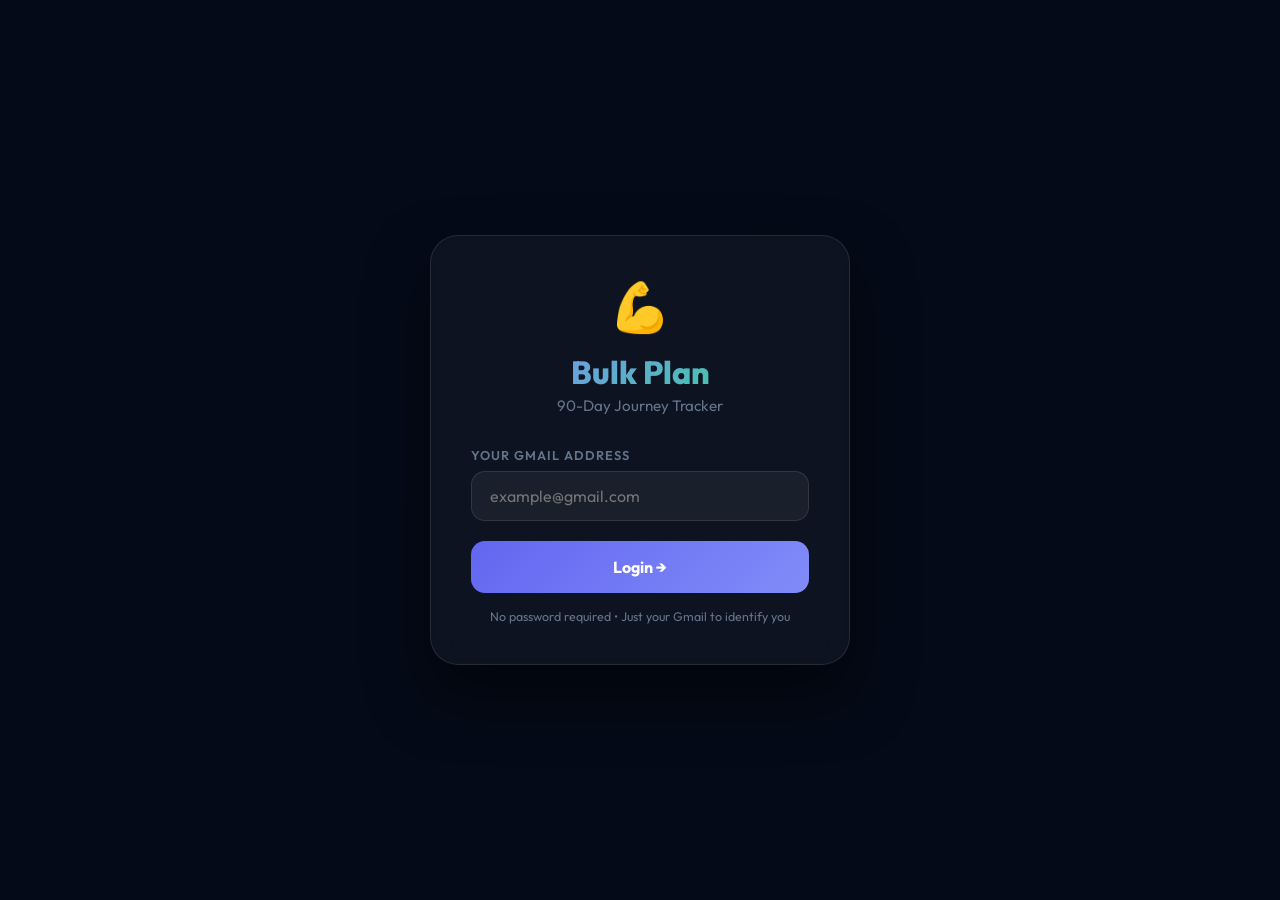
<file: index.html>
<!DOCTYPE html>
<html lang="en">
<head>
    <meta charset="UTF-8">
    <meta name="viewport" content="width=device-width, initial-scale=1.0">
    <title>Bulk Plan Tracker</title>
    <meta name="description" content="Track your 90-day bulk meal plan daily with progress tracking and countdown.">
    <link rel="stylesheet" href="style.css">
</head>
<body>

    <!-- ① LOGIN SCREEN -->
    <div id="login-overlay">
        <div class="login-card">
            <div class="login-logo">💪</div>
            <h1>Bulk Plan</h1>
            <p>90-Day Journey Tracker</p>
            <div class="input-group">
                <label for="email">Your Gmail Address</label>
                <input type="email" id="email" placeholder="example@gmail.com" autocomplete="email">
            </div>
            <p id="login-error" class="login-error"></p>
            <button class="login-btn" onclick="handleLogin()">Login →</button>
            <div class="login-hint">No password required • Just your Gmail to identify you</div>
        </div>
    </div>

    <!-- ② START SCREEN -->
    <div id="start-screen" class="fullscreen-center hidden">
        <div class="start-card">
            <div class="start-badge">🏋️</div>
            <h2>Ready to Begin?</h2>
            <p class="start-sub">Your 90-day bulk plan will start from today.<br>Click <strong>START</strong> to kick off your journey!</p>
            <div class="start-info-grid">
                <div class="start-info-item"><span class="start-info-icon">🔥</span><span class="start-info-label" id="start-kcal-label">2400–2600 kcal/day</span></div>
                <div class="start-info-item"><span class="start-info-icon">💪</span><span class="start-info-label" id="start-protein-label">~70g Protein/day</span></div>
                <div class="start-info-item"><span class="start-info-icon">📅</span><span class="start-info-label">90 Days Total</span></div>
                <div class="start-info-item"><span class="start-info-icon">🍽️</span><span class="start-info-label" id="start-meals-label">7 Meals/day</span></div>
            </div>
            <button class="start-btn" onclick="startPlan()">🚀 START BULK PLAN</button>
            <div class="login-hint" style="margin-top:1rem;">Logged in as: <span id="logged-email" style="color:#818cf8"></span></div>
        </div>
    </div>

    <!-- ③ MAIN APP (with tabs) -->
    <div id="main-app" class="hidden">

        <!-- Tab Navigation -->
        <nav class="tab-nav">
            <button class="tab-btn active" id="tab-home-btn" onclick="switchTab('home')">
                <span class="tab-icon">🏠</span>
                <span class="tab-label">Home</span>
            </button>
            <button class="tab-btn" id="tab-settings-btn" onclick="switchTab('settings')">
                <span class="tab-icon">⚙️</span>
                <span class="tab-label">Settings</span>
            </button>
        </nav>

        <!-- HOME TAB -->
        <div id="tab-home" class="tab-content active-tab">
            <div class="page-wrap">
                <header>
                    <div class="date-info" id="current-date">APRIL 23, 2026</div>
                    <div class="user-greeting" id="user-greeting">Hello, Champ 👋</div>
                    <h2>Daily Bulk Plan</h2>
                    <div class="countdown" id="days-left">Day 1 of 90 • 89 Days Remaining</div>
                </header>

                <div class="stats-bar">
                    <div class="stat-item">
                        <span class="stat-value" id="stat-kcal">2400–2600</span>
                        <span class="stat-label">Daily Kcal</span>
                    </div>
                    <div class="stat-item">
                        <span class="stat-value" id="stat-protein">~70g</span>
                        <span class="stat-label">Protein</span>
                    </div>
                    <div class="stat-item">
                        <span class="stat-value" id="progress-text">0/7</span>
                        <span class="stat-label">Meals Done</span>
                    </div>
                </div>

                <div class="instructions">
                    Tap <span class="tick-label">✓</span> when done &nbsp;|&nbsp; Tap <span class="cross-label">✗</span> if missed
                </div>

                <div class="meal-list" id="meal-container"></div>

                <div id="status-message">
                    <span class="status-icon" id="status-icon"></span>
                    <div class="status-title" id="status-title"></div>
                    <div class="status-desc" id="status-desc"></div>
                </div>

                <!-- Day Complete Banner (shown when all meals done today) -->
                <div id="day-complete-banner" class="day-complete-banner hidden">
                    <div class="dcb-stars">⭐⭐⭐</div>
                    <div class="dcb-title">Day Complete! 🎉</div>
                    <div class="dcb-sub" id="dcb-sub">You finished Day 1! Come back tomorrow to continue.</div>
                    <div class="dcb-next" id="dcb-next">➡ Next: Day 2</div>
                </div>

                <div class="reset-zone">
                    <button class="reset-btn" onclick="confirmReset()">🔄 Reset Plan</button>
                    <p class="reset-hint">Clears all progress and restarts the 90-day countdown.</p>
                </div>

                <footer class="app-footer" id="app-footer">3-Month Bulk Plan</footer>
            </div>
        </div>

        <!-- SETTINGS TAB -->
        <div id="tab-settings" class="tab-content">
            <div class="page-wrap">
                <div class="settings-header">
                    <h2>⚙️ Settings</h2>
                    <p>Customize your bulk plan targets and meals</p>
                </div>

                <!-- Profile -->
                <div class="settings-section">
                    <div class="settings-section-title">👤 Profile</div>
                    <div class="setting-row">
                        <label class="setting-label">Your Name</label>
                        <input type="text" id="setting-name" class="setting-input" placeholder="Enter your name">
                    </div>
                </div>

                <!-- Targets -->
                <div class="settings-section">
                    <div class="settings-section-title">🎯 Daily Targets</div>
                    <div class="setting-row">
                        <label class="setting-label">Calorie Target</label>
                        <input type="text" id="setting-kcal" class="setting-input" placeholder="e.g. 2400–2600">
                    </div>
                    <div class="setting-row">
                        <label class="setting-label">Protein Target</label>
                        <input type="text" id="setting-protein" class="setting-input" placeholder="e.g. ~70g">
                    </div>
                </div>

                <!-- Meal Editor -->
                <div class="settings-section">
                    <div class="settings-section-title">🍽️ Meal Plan
                        <button class="add-meal-btn" onclick="addMealField()">+ Add Meal</button>
                    </div>
                    <div id="meal-editor-list"></div>
                </div>

                <button class="save-settings-btn" onclick="saveSettings()">💾 Save Settings</button>
                <p id="settings-saved-msg" class="settings-saved-msg"></p>
            </div>
        </div>
    </div>

    <!-- Reset Confirm Modal -->
    <div id="reset-modal" class="modal-overlay hidden">
        <div class="modal-card">
            <div class="modal-icon">⚠️</div>
            <h3>Reset Bulk Plan?</h3>
            <p>This will delete <strong>all progress</strong> and restart the 90-day countdown from today.</p>
            <div class="modal-actions">
                <button class="modal-cancel" onclick="closeModal()">Cancel</button>
                <button class="modal-confirm" onclick="resetPlan()">Yes, Reset</button>
            </div>
        </div>
    </div>

    <!-- 90-Day Completion Celebration -->
    <div id="plan-complete-screen" class="plan-complete-screen hidden">
        <div class="confetti-wrap" id="confetti-wrap"></div>
        <div class="complete-card">
            <div class="complete-trophy">🏆</div>
            <h1 class="complete-title">GOOD JOB!</h1>
            <h2 class="complete-subtitle">WELL DONE!</h2>
            <p class="complete-msg" id="complete-msg">You completed the full 90-day Bulk Plan! You're an absolute beast! 💪🔥</p>
            <div class="complete-stars">⭐ ⭐ ⭐ ⭐ ⭐</div>
            <div class="complete-stats">
                <div class="cs-item"><span class="cs-val">90</span><span class="cs-lab">Days Done</span></div>
                <div class="cs-item"><span class="cs-val">630</span><span class="cs-lab">Meals Tracked</span></div>
                <div class="cs-item"><span class="cs-val">3</span><span class="cs-lab">Months Strong</span></div>
            </div>
            <button class="reset-btn" style="margin-top:2rem;" onclick="confirmReset()">🔄 Start New Plan</button>
        </div>
    </div>

    <script src="script.js"></script>
</body>
</html>
</file>
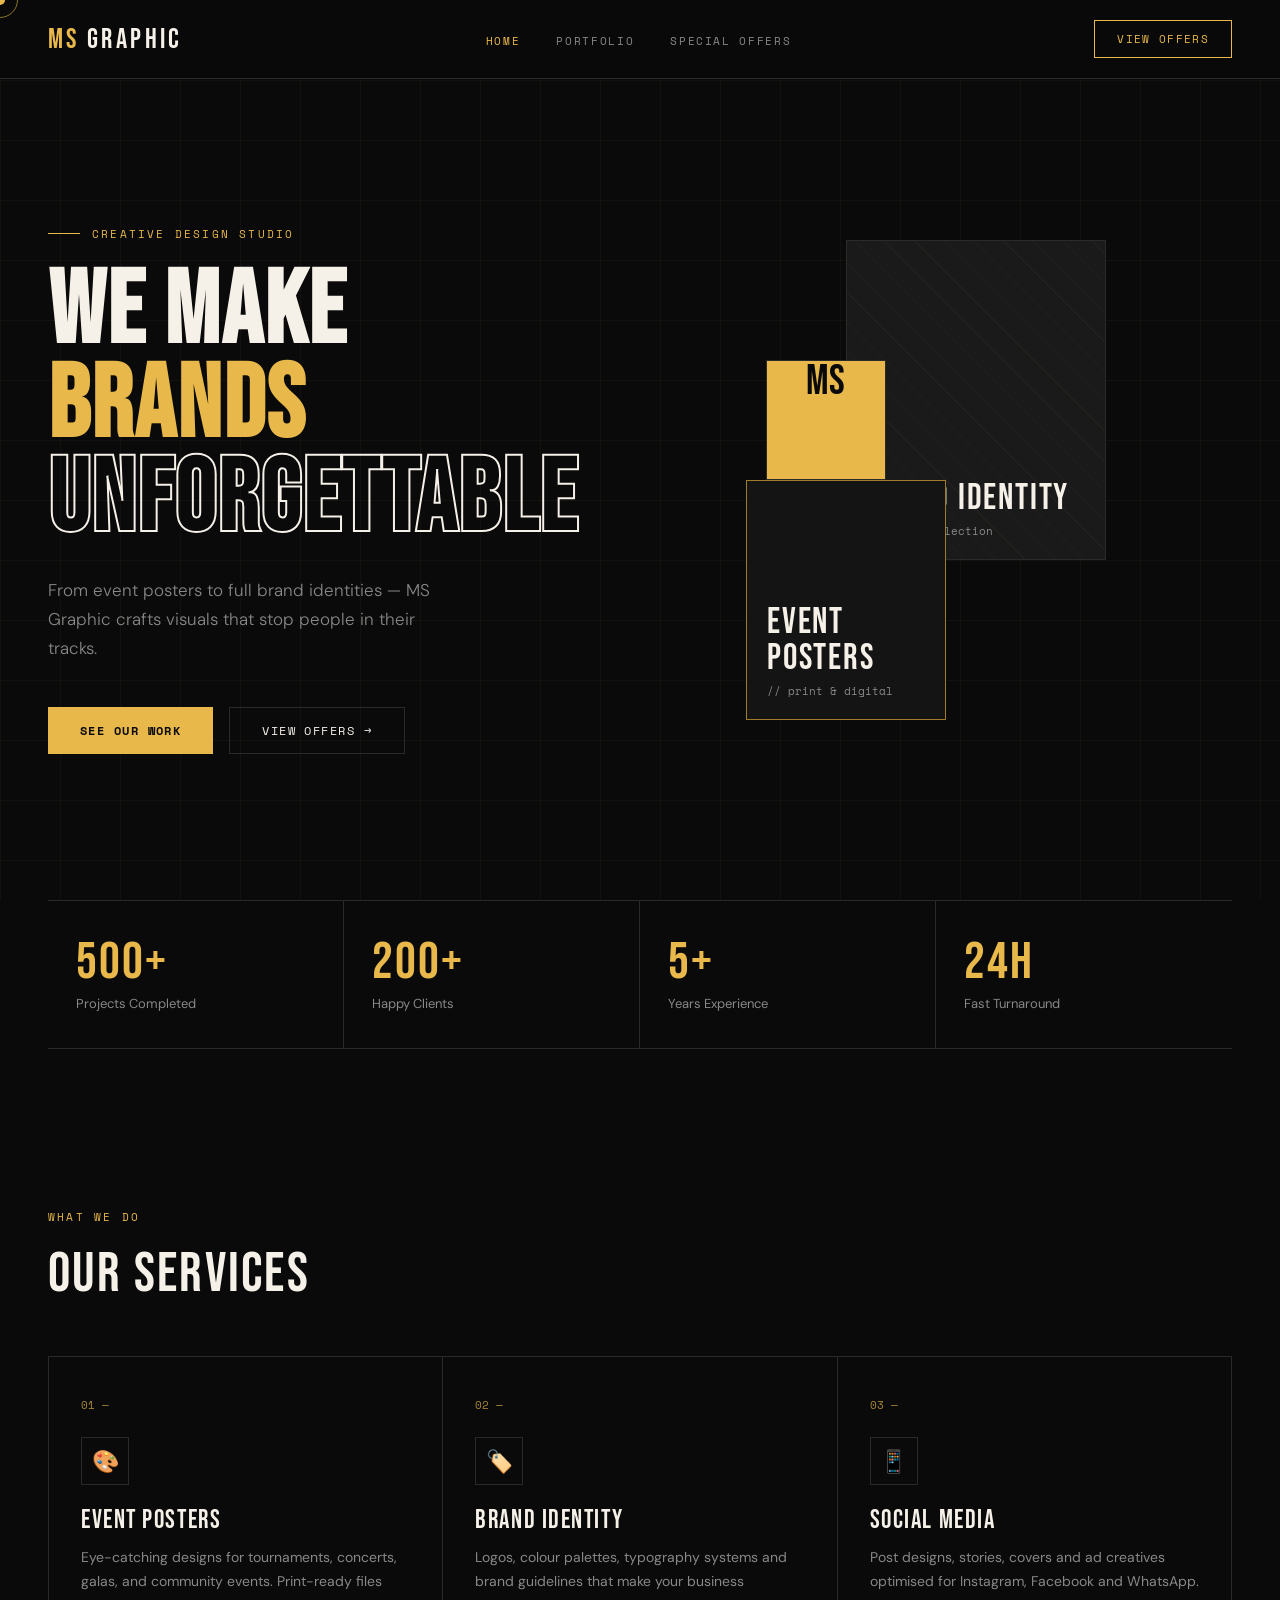
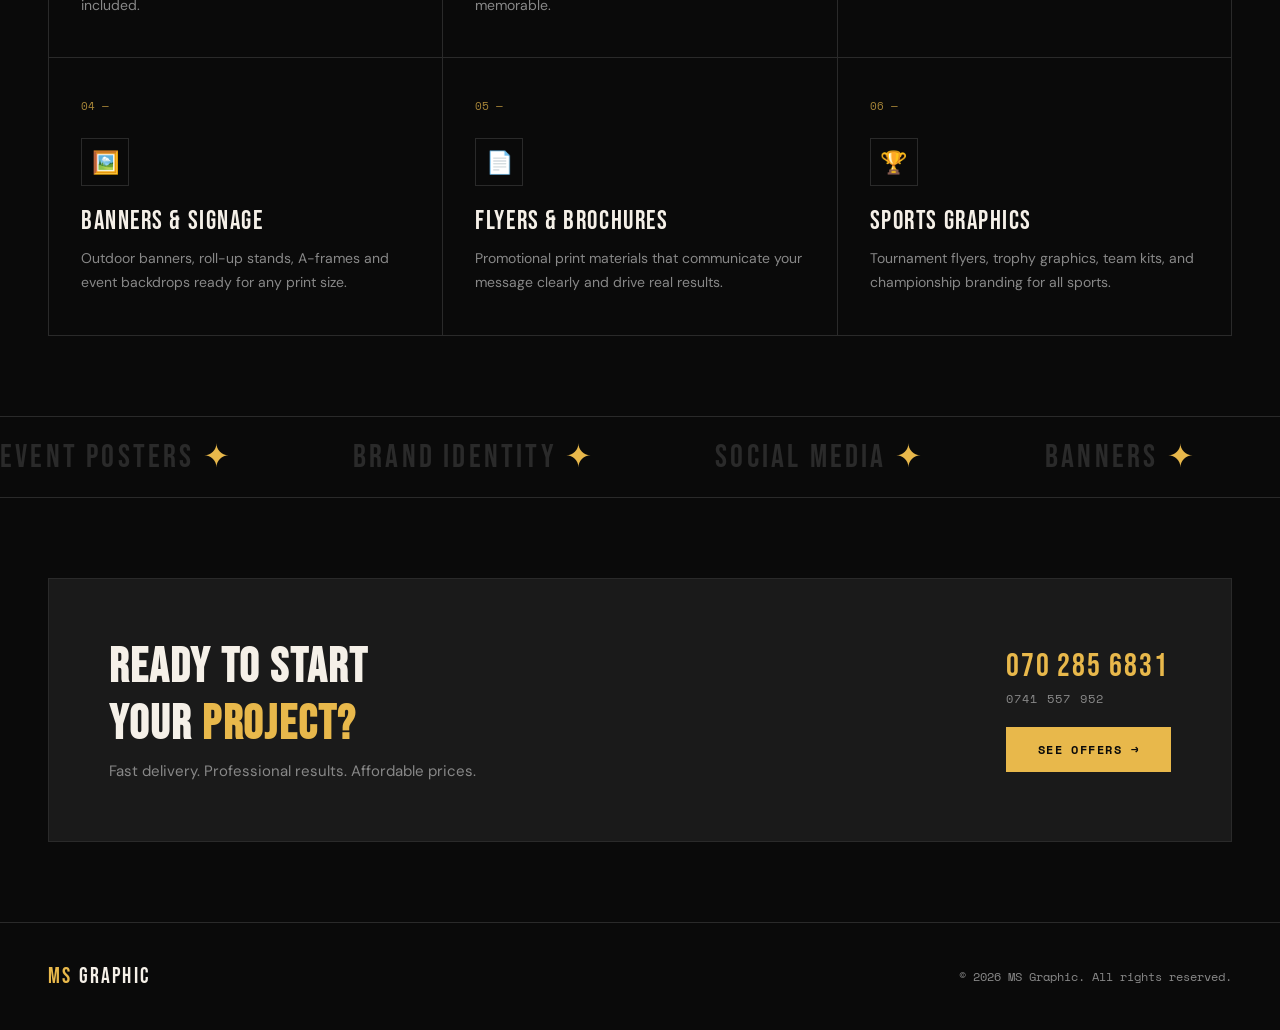
<file: ms_graphic_website.html>
<!DOCTYPE html>
<html lang="en">
<head>
<meta charset="UTF-8">
<meta name="viewport" content="width=device-width, initial-scale=1.0">
<title>MS GRAPHIC — Creative Design Studio</title>
<link rel="preconnect" href="https://fonts.googleapis.com">
<link href="https://fonts.googleapis.com/css2?family=Bebas+Neue&family=DM+Sans:ital,wght@0,300;0,400;0,500;1,300&family=Space+Mono:wght@400;700&display=swap" rel="stylesheet">
<style>
:root {
  --black: #0a0a0a;
  --white: #f5f0e8;
  --gold: #e8b84b;
  --gold-dim: #a07c28;
  --red: #d94f3d;
  --mid: #1a1a1a;
  --muted: #888;
  --border: #2a2a2a;
}

*, *::before, *::after { box-sizing: border-box; margin: 0; padding: 0; }

html { scroll-behavior: smooth; }

body {
  background: var(--black);
  color: var(--white);
  font-family: 'DM Sans', sans-serif;
  overflow-x: hidden;
  cursor: none;
}

/* Custom cursor */
.cursor {
  position: fixed;
  width: 10px; height: 10px;
  background: var(--gold);
  border-radius: 50%;
  pointer-events: none;
  z-index: 9999;
  transition: transform 0.1s;
  transform: translate(-50%, -50%);
}
.cursor-ring {
  position: fixed;
  width: 36px; height: 36px;
  border: 1px solid var(--gold);
  border-radius: 50%;
  pointer-events: none;
  z-index: 9998;
  transform: translate(-50%, -50%);
  transition: transform 0.18s ease, width 0.2s, height 0.2s, opacity 0.2s;
  opacity: 0.6;
}
body:has(a:hover) .cursor-ring,
body:has(button:hover) .cursor-ring { width: 52px; height: 52px; opacity: 1; }

/* ── NAV ── */
nav {
  position: fixed; top: 0; left: 0; right: 0; z-index: 100;
  display: flex; align-items: center; justify-content: space-between;
  padding: 20px 48px;
  background: rgba(10,10,10,0.85);
  backdrop-filter: blur(12px);
  border-bottom: 1px solid var(--border);
}

.nav-logo {
  font-family: 'Bebas Neue', cursive;
  font-size: 28px;
  letter-spacing: 0.12em;
  color: var(--white);
  text-decoration: none;
}
.nav-logo span { color: var(--gold); }

.nav-links { display: flex; gap: 36px; list-style: none; }
.nav-links a {
  font-family: 'Space Mono', monospace;
  font-size: 11px;
  letter-spacing: 0.15em;
  text-transform: uppercase;
  color: var(--muted);
  text-decoration: none;
  transition: color 0.2s;
  cursor: none;
}
.nav-links a:hover, .nav-links a.active { color: var(--gold); }

.nav-cta {
  font-family: 'Space Mono', monospace;
  font-size: 11px;
  letter-spacing: 0.12em;
  text-transform: uppercase;
  padding: 10px 22px;
  border: 1px solid var(--gold);
  color: var(--gold);
  background: transparent;
  cursor: none;
  transition: background 0.2s, color 0.2s;
}
.nav-cta:hover { background: var(--gold); color: var(--black); }

/* ── PAGES ── */
.page { display: none; min-height: 100vh; padding-top: 80px; }
.page.active { display: block; }

/* ═══════════════════════════════
   HOME PAGE
═══════════════════════════════ */
.hero {
  min-height: calc(100vh - 80px);
  display: grid;
  grid-template-columns: 1fr 1fr;
  align-items: center;
  padding: 0 48px;
  position: relative;
  overflow: hidden;
}

/* Animated grid bg */
.hero::before {
  content: '';
  position: absolute;
  inset: 0;
  background-image:
    linear-gradient(rgba(232,184,75,0.04) 1px, transparent 1px),
    linear-gradient(90deg, rgba(232,184,75,0.04) 1px, transparent 1px);
  background-size: 60px 60px;
  animation: gridMove 20s linear infinite;
}
@keyframes gridMove {
  from { background-position: 0 0; }
  to { background-position: 60px 60px; }
}

.hero-left { position: relative; z-index: 2; }

.hero-tag {
  font-family: 'Space Mono', monospace;
  font-size: 11px;
  letter-spacing: 0.2em;
  text-transform: uppercase;
  color: var(--gold);
  margin-bottom: 24px;
  display: flex; align-items: center; gap: 12px;
}
.hero-tag::before {
  content: '';
  width: 32px; height: 1px;
  background: var(--gold);
  display: inline-block;
}

.hero-title {
  font-family: 'Bebas Neue', cursive;
  font-size: clamp(72px, 8vw, 120px);
  line-height: 0.92;
  letter-spacing: 0.02em;
  color: var(--white);
  margin-bottom: 28px;
}
.hero-title .accent { color: var(--gold); }
.hero-title .outline {
  -webkit-text-stroke: 2px var(--white);
  color: transparent;
}

.hero-sub {
  font-size: 17px;
  font-weight: 300;
  color: var(--muted);
  line-height: 1.7;
  max-width: 420px;
  margin-bottom: 44px;
}

.hero-btns { display: flex; gap: 16px; flex-wrap: wrap; }

.btn-primary {
  font-family: 'Space Mono', monospace;
  font-size: 12px;
  letter-spacing: 0.12em;
  text-transform: uppercase;
  padding: 14px 32px;
  background: var(--gold);
  color: var(--black);
  border: none;
  cursor: none;
  font-weight: 700;
  transition: transform 0.15s, box-shadow 0.15s;
}
.btn-primary:hover { transform: translateY(-2px); box-shadow: 0 8px 30px rgba(232,184,75,0.35); }

.btn-secondary {
  font-family: 'Space Mono', monospace;
  font-size: 12px;
  letter-spacing: 0.12em;
  text-transform: uppercase;
  padding: 14px 32px;
  background: transparent;
  color: var(--white);
  border: 1px solid var(--border);
  cursor: none;
  transition: border-color 0.2s, color 0.2s;
}
.btn-secondary:hover { border-color: var(--white); }

/* Hero right — decorative design element */
.hero-right {
  position: relative; z-index: 2;
  display: flex; align-items: center; justify-content: center;
}

.design-showcase {
  position: relative;
  width: 420px; height: 500px;
}

.ds-card {
  position: absolute;
  border: 1px solid var(--border);
  overflow: hidden;
  transition: transform 0.3s;
}

.ds-card:nth-child(1) {
  width: 260px; height: 320px;
  top: 0; right: 40px;
  background: var(--mid);
  animation: float1 6s ease-in-out infinite;
}
.ds-card:nth-child(2) {
  width: 200px; height: 240px;
  bottom: 20px; left: 20px;
  background: #141414;
  animation: float2 7s ease-in-out infinite;
  border-color: var(--gold-dim);
}
.ds-card:nth-child(3) {
  width: 120px; height: 120px;
  top: 120px; left: 40px;
  background: var(--gold);
  animation: float3 5s ease-in-out infinite;
}

@keyframes float1 { 0%,100%{transform:translateY(0)} 50%{transform:translateY(-12px)} }
@keyframes float2 { 0%,100%{transform:translateY(0) rotate(-2deg)} 50%{transform:translateY(-8px) rotate(-2deg)} }
@keyframes float3 { 0%,100%{transform:translateY(0) rotate(4deg)} 50%{transform:translateY(-16px) rotate(4deg)} }

.ds-card:nth-child(1)::after {
  content: '';
  position: absolute; inset: 0;
  background: repeating-linear-gradient(
    45deg,
    transparent,
    transparent 20px,
    rgba(232,184,75,0.04) 20px,
    rgba(232,184,75,0.04) 21px
  );
}

.ds-inner { padding: 20px; width: 100%; height: 100%; display: flex; flex-direction: column; justify-content: flex-end; }
.ds-label {
  font-family: 'Bebas Neue', cursive;
  font-size: 36px;
  letter-spacing: 0.05em;
  color: var(--white);
  line-height: 1;
}
.ds-sub { font-size: 11px; color: var(--muted); margin-top: 6px; font-family: 'Space Mono', monospace; }

.ds-card:nth-child(3) .ds-inner { justify-content: center; align-items: center; }
.ds-card:nth-child(3) .ds-icon {
  font-size: 42px;
  color: var(--black);
  font-family: 'Bebas Neue', cursive;
  letter-spacing: 0.02em;
  text-align: center;
  line-height: 1;
}

/* Stats strip */
.stats-strip {
  display: grid;
  grid-template-columns: repeat(4, 1fr);
  border-top: 1px solid var(--border);
  border-bottom: 1px solid var(--border);
  margin: 0 48px 80px;
}
.stat {
  padding: 36px 28px;
  border-right: 1px solid var(--border);
  animation: fadeUp 0.6s ease both;
}
.stat:last-child { border-right: none; }
.stat-num {
  font-family: 'Bebas Neue', cursive;
  font-size: 52px;
  color: var(--gold);
  letter-spacing: 0.04em;
  line-height: 1;
}
.stat-label { font-size: 13px; color: var(--muted); margin-top: 6px; }

/* Services */
.section { padding: 80px 48px; }
.section-eyebrow {
  font-family: 'Space Mono', monospace;
  font-size: 11px;
  letter-spacing: 0.2em;
  text-transform: uppercase;
  color: var(--gold);
  margin-bottom: 16px;
}
.section-title {
  font-family: 'Bebas Neue', cursive;
  font-size: 56px;
  letter-spacing: 0.04em;
  color: var(--white);
  margin-bottom: 48px;
}

.services-grid {
  display: grid;
  grid-template-columns: repeat(3, 1fr);
  gap: 1px;
  background: var(--border);
  border: 1px solid var(--border);
}

.service-item {
  background: var(--black);
  padding: 40px 32px;
  transition: background 0.25s;
  cursor: none;
}
.service-item:hover { background: var(--mid); }

.service-num {
  font-family: 'Space Mono', monospace;
  font-size: 11px;
  color: var(--gold);
  margin-bottom: 24px;
  opacity: 0.7;
}
.service-icon {
  width: 48px; height: 48px;
  border: 1px solid var(--border);
  display: flex; align-items: center; justify-content: center;
  margin-bottom: 20px;
  font-size: 22px;
  transition: border-color 0.2s;
}
.service-item:hover .service-icon { border-color: var(--gold); }
.service-name {
  font-family: 'Bebas Neue', cursive;
  font-size: 26px;
  letter-spacing: 0.06em;
  color: var(--white);
  margin-bottom: 10px;
}
.service-desc { font-size: 14px; color: var(--muted); line-height: 1.7; }

/* Marquee */
.marquee-wrap {
  overflow: hidden;
  border-top: 1px solid var(--border);
  border-bottom: 1px solid var(--border);
  padding: 20px 0;
  margin-bottom: 80px;
}
.marquee-track {
  display: flex;
  gap: 60px;
  animation: marquee 18s linear infinite;
  white-space: nowrap;
}
.marquee-item {
  font-family: 'Bebas Neue', cursive;
  font-size: 32px;
  letter-spacing: 0.1em;
  color: var(--border);
  flex-shrink: 0;
}
.marquee-item span { color: var(--gold); margin-right: 60px; }
@keyframes marquee { from { transform: translateX(0); } to { transform: translateX(-50%); } }

/* ═══════════════════════════════
   PORTFOLIO PAGE
═══════════════════════════════ */
.portfolio-header {
  padding: 60px 48px 40px;
  border-bottom: 1px solid var(--border);
  display: flex;
  align-items: flex-end;
  justify-content: space-between;
}
.portfolio-header h1 {
  font-family: 'Bebas Neue', cursive;
  font-size: 72px;
  letter-spacing: 0.04em;
  line-height: 0.9;
}
.portfolio-header h1 span { color: var(--gold); }

.filter-bar {
  display: flex; gap: 4px;
}
.filter-btn {
  font-family: 'Space Mono', monospace;
  font-size: 10px;
  letter-spacing: 0.12em;
  text-transform: uppercase;
  padding: 8px 16px;
  background: transparent;
  color: var(--muted);
  border: 1px solid var(--border);
  cursor: none;
  transition: all 0.15s;
}
.filter-btn:hover, .filter-btn.active {
  background: var(--gold);
  color: var(--black);
  border-color: var(--gold);
  font-weight: 700;
}

/* Portfolio masonry grid */
.portfolio-grid {
  display: grid;
  grid-template-columns: repeat(3, 1fr);
  gap: 1px;
  background: var(--border);
  margin: 1px;
}

.port-item {
  background: var(--mid);
  aspect-ratio: 1;
  position: relative;
  overflow: hidden;
  cursor: none;
}

.port-item:nth-child(1) { aspect-ratio: 2/1; grid-column: span 2; }
.port-item:nth-child(5) { aspect-ratio: 2/1; grid-column: span 2; }
.port-item:nth-child(7) { aspect-ratio: 1/1.5; grid-row: span 2; }

.port-bg {
  position: absolute; inset: 0;
  transition: transform 0.5s ease;
}
.port-item:hover .port-bg { transform: scale(1.06); }

/* Unique color palettes per item */
.port-item:nth-child(1) .port-bg {
  background: linear-gradient(135deg, #0d1b2a 0%, #1a3a5c 50%, #0a0a0a 100%);
}
.port-item:nth-child(2) .port-bg {
  background: linear-gradient(135deg, #1a0a00 0%, #8b3a0f 100%);
}
.port-item:nth-child(3) .port-bg {
  background: linear-gradient(135deg, #0d0d1a 0%, #2d1f5e 100%);
}
.port-item:nth-child(4) .port-bg {
  background: linear-gradient(135deg, #0a1a0a 0%, #1a4a1a 100%);
}
.port-item:nth-child(5) .port-bg {
  background: linear-gradient(135deg, #1a1a00 0%, #5a4a0a 50%, #d4a017 100%);
}
.port-item:nth-child(6) .port-bg {
  background: linear-gradient(135deg, #1a0a0a 0%, #5a1010 100%);
}
.port-item:nth-child(7) .port-bg {
  background: linear-gradient(135deg, #0a0a1a 0%, #1a1a3a 50%, #0a0a0a 100%);
}
.port-item:nth-child(8) .port-bg {
  background: linear-gradient(135deg, #1a1010 0%, #3a2020 100%);
}
.port-item:nth-child(9) .port-bg {
  background: linear-gradient(135deg, #0a0a0a 0%, #2a2a2a 100%);
}

/* Decorative elements inside cards */
.port-deco {
  position: absolute; inset: 0;
  display: flex; align-items: center; justify-content: center;
  flex-direction: column;
  padding: 24px;
}

.port-shape {
  width: 80px; height: 80px;
  border: 2px solid rgba(255,255,255,0.15);
  margin-bottom: 16px;
  display: flex; align-items: center; justify-content: center;
  font-family: 'Bebas Neue', cursive;
  font-size: 28px;
  color: rgba(255,255,255,0.4);
  letter-spacing: 0.05em;
  position: relative;
}

.port-shape::before {
  content: '';
  position: absolute;
  width: 60%; height: 60%;
  background: rgba(232,184,75,0.1);
}

.port-overlay {
  position: absolute; inset: 0;
  background: rgba(0,0,0,0.7);
  display: flex; align-items: flex-end; padding: 24px;
  opacity: 0;
  transition: opacity 0.3s;
}
.port-item:hover .port-overlay { opacity: 1; }

.port-info { width: 100%; }
.port-cat {
  font-family: 'Space Mono', monospace;
  font-size: 10px;
  letter-spacing: 0.15em;
  text-transform: uppercase;
  color: var(--gold);
  margin-bottom: 6px;
}
.port-name {
  font-family: 'Bebas Neue', cursive;
  font-size: 24px;
  letter-spacing: 0.06em;
  color: var(--white);
}

/* Large decorative visuals */
.port-item:nth-child(1) .port-deco::before {
  content: 'EVENT POSTER';
  font-family: 'Bebas Neue', cursive;
  font-size: 64px;
  color: rgba(232,184,75,0.12);
  position: absolute;
  letter-spacing: 0.05em;
  white-space: nowrap;
}

.port-visual {
  width: 100%; height: 100%;
  display: flex; align-items: center; justify-content: center;
  font-family: 'Bebas Neue', cursive;
  letter-spacing: 0.05em;
  color: rgba(255,255,255,0.08);
  font-size: 52px;
  position: absolute;
}

/* ═══════════════════════════════
   OFFERS PAGE
═══════════════════════════════ */
.offers-hero {
  padding: 70px 48px 50px;
  text-align: center;
  position: relative;
  overflow: hidden;
}
.offers-hero::before {
  content: 'SALE';
  position: absolute;
  font-family: 'Bebas Neue', cursive;
  font-size: 400px;
  color: rgba(232,184,75,0.03);
  top: 50%; left: 50%;
  transform: translate(-50%,-50%);
  pointer-events: none;
  white-space: nowrap;
  letter-spacing: 0.05em;
}
.offers-eyebrow {
  font-family: 'Space Mono', monospace;
  font-size: 11px;
  letter-spacing: 0.25em;
  text-transform: uppercase;
  color: var(--red);
  margin-bottom: 16px;
  display: flex; align-items: center; justify-content: center; gap: 10px;
}
.pulse-dot {
  width: 8px; height: 8px;
  background: var(--red);
  border-radius: 50%;
  animation: pulse 1.4s ease-in-out infinite;
}
@keyframes pulse {
  0%,100% { box-shadow: 0 0 0 0 rgba(217,79,61,0.6); }
  50% { box-shadow: 0 0 0 8px rgba(217,79,61,0); }
}

.offers-title {
  font-family: 'Bebas Neue', cursive;
  font-size: clamp(48px, 7vw, 90px);
  letter-spacing: 0.04em;
  line-height: 0.95;
  margin-bottom: 20px;
}
.offers-title .red { color: var(--red); }

.offers-sub {
  font-size: 16px;
  color: var(--muted);
  max-width: 500px;
  margin: 0 auto 40px;
  line-height: 1.7;
}

/* Countdown */
.countdown-wrap {
  display: inline-flex; gap: 0;
  border: 1px solid var(--border);
  margin-bottom: 60px;
  overflow: hidden;
}
.cd-unit {
  padding: 20px 28px;
  border-right: 1px solid var(--border);
  text-align: center;
  min-width: 90px;
  background: var(--mid);
}
.cd-unit:last-child { border-right: none; }
.cd-num {
  font-family: 'Bebas Neue', cursive;
  font-size: 48px;
  color: var(--gold);
  line-height: 1;
  display: block;
}
.cd-label {
  font-family: 'Space Mono', monospace;
  font-size: 9px;
  letter-spacing: 0.18em;
  text-transform: uppercase;
  color: var(--muted);
  display: block;
  margin-top: 4px;
}

/* Offer cards */
.offers-grid {
  display: grid;
  grid-template-columns: repeat(3, 1fr);
  gap: 1px;
  background: var(--border);
  margin: 0 48px;
  border: 1px solid var(--border);
}

.offer-card {
  background: var(--black);
  padding: 40px 32px 36px;
  position: relative;
  transition: background 0.2s;
  cursor: none;
}
.offer-card:hover { background: #111; }

.offer-card.featured {
  background: var(--mid);
  border: 1px solid var(--gold-dim);
  margin: -1px;
}

.offer-badge {
  font-family: 'Space Mono', monospace;
  font-size: 9px;
  letter-spacing: 0.15em;
  text-transform: uppercase;
  padding: 5px 12px;
  display: inline-block;
  margin-bottom: 28px;
}
.badge-hot { background: var(--red); color: #fff; }
.badge-popular { background: var(--gold); color: var(--black); font-weight: 700; }
.badge-value { background: transparent; color: var(--muted); border: 1px solid var(--border); }

.offer-name {
  font-family: 'Bebas Neue', cursive;
  font-size: 32px;
  letter-spacing: 0.06em;
  color: var(--white);
  margin-bottom: 8px;
}

.offer-price-wrap { display: flex; align-items: baseline; gap: 10px; margin-bottom: 24px; }
.offer-old {
  font-size: 18px;
  color: var(--muted);
  text-decoration: line-through;
  font-weight: 300;
}
.offer-price {
  font-family: 'Bebas Neue', cursive;
  font-size: 52px;
  color: var(--gold);
  letter-spacing: 0.02em;
  line-height: 1;
}
.offer-currency { font-size: 22px; color: var(--gold); align-self: flex-start; margin-top: 10px; font-family: 'Bebas Neue', cursive; }
.offer-save {
  font-family: 'Space Mono', monospace;
  font-size: 10px;
  color: var(--red);
  letter-spacing: 0.1em;
}

.offer-features { list-style: none; margin-bottom: 32px; }
.offer-features li {
  font-size: 14px;
  color: var(--muted);
  padding: 9px 0;
  border-bottom: 1px solid var(--border);
  display: flex; align-items: center; gap: 10px;
  line-height: 1.5;
}
.offer-features li:last-child { border-bottom: none; }
.check {
  width: 16px; height: 16px;
  border: 1px solid var(--gold);
  display: inline-flex; align-items: center; justify-content: center;
  flex-shrink: 0;
  font-size: 9px;
  color: var(--gold);
}

.offer-btn {
  display: block; width: 100%;
  font-family: 'Space Mono', monospace;
  font-size: 11px;
  letter-spacing: 0.14em;
  text-transform: uppercase;
  padding: 14px;
  text-align: center;
  cursor: none;
  transition: all 0.2s;
  border: none;
}
.offer-btn-gold { background: var(--gold); color: var(--black); font-weight: 700; }
.offer-btn-gold:hover { box-shadow: 0 6px 24px rgba(232,184,75,0.4); transform: translateY(-1px); }
.offer-btn-outline { background: transparent; color: var(--white); border: 1px solid var(--border); }
.offer-btn-outline:hover { border-color: var(--white); }

/* guarantee strip */
.guarantee-strip {
  margin: 60px 48px 0;
  padding: 32px;
  border: 1px solid var(--border);
  display: flex; align-items: center; justify-content: space-between;
  gap: 24px;
  flex-wrap: wrap;
}
.guarantee-item {
  display: flex; align-items: center; gap: 14px;
}
.g-icon {
  font-size: 28px;
  width: 48px; height: 48px;
  border: 1px solid var(--border);
  display: flex; align-items: center; justify-content: center;
  flex-shrink: 0;
}
.g-label { font-family: 'Bebas Neue', cursive; font-size: 18px; letter-spacing: 0.06em; }
.g-sub { font-size: 12px; color: var(--muted); margin-top: 2px; }

/* Contact CTA */
.contact-cta {
  margin: 60px 48px 80px;
  padding: 60px;
  background: var(--mid);
  border: 1px solid var(--border);
  display: flex; align-items: center; justify-content: space-between;
  gap: 32px;
  flex-wrap: wrap;
}
.cta-text h2 {
  font-family: 'Bebas Neue', cursive;
  font-size: 48px;
  letter-spacing: 0.04em;
}
.cta-text h2 span { color: var(--gold); }
.cta-text p { font-size: 15px; color: var(--muted); margin-top: 8px; }
.cta-phone {
  font-family: 'Bebas Neue', cursive;
  font-size: 32px;
  letter-spacing: 0.06em;
  color: var(--gold);
}
.cta-phone-sub { font-size: 12px; color: var(--muted); text-align: right; font-family: 'Space Mono', monospace; letter-spacing: 0.1em; }

/* ── FOOTER ── */
footer {
  border-top: 1px solid var(--border);
  padding: 40px 48px;
  display: flex; align-items: center; justify-content: space-between;
  flex-wrap: wrap; gap: 16px;
}
.footer-logo { font-family: 'Bebas Neue', cursive; font-size: 22px; letter-spacing: 0.1em; }
.footer-logo span { color: var(--gold); }
.footer-copy { font-size: 12px; color: var(--muted); font-family: 'Space Mono', monospace; }

/* Animations */
@keyframes fadeUp {
  from { opacity: 0; transform: translateY(20px); }
  to { opacity: 1; transform: translateY(0); }
}

.fade-up { animation: fadeUp 0.6s ease both; }
.fade-up:nth-child(2) { animation-delay: 0.1s; }
.fade-up:nth-child(3) { animation-delay: 0.2s; }
.fade-up:nth-child(4) { animation-delay: 0.3s; }

/* Scrollbar */
::-webkit-scrollbar { width: 4px; }
::-webkit-scrollbar-track { background: var(--black); }
::-webkit-scrollbar-thumb { background: var(--border); }
::-webkit-scrollbar-thumb:hover { background: var(--gold-dim); }
</style>
</head>
<body>

<div class="cursor" id="cursor"></div>
<div class="cursor-ring" id="cursorRing"></div>

<!-- NAV -->
<nav>
  <a class="nav-logo" href="#" onclick="showPage('home')"><span>MS</span> GRAPHIC</a>
  <ul class="nav-links">
    <li><a href="#" onclick="showPage('home')" id="nav-home" class="active">Home</a></li>
    <li><a href="#" onclick="showPage('portfolio')" id="nav-portfolio">Portfolio</a></li>
    <li><a href="#" onclick="showPage('offers')" id="nav-offers">Special Offers</a></li>
  </ul>
  <button class="nav-cta" onclick="showPage('offers')">View Offers</button>
</nav>

<!-- ══════════ HOME PAGE ══════════ -->
<div id="page-home" class="page active">
  <section class="hero">
    <div class="hero-left">
      <div class="hero-tag">Creative Design Studio</div>
      <h1 class="hero-title">
        We Make<br>
        <span class="accent">Brands</span><br>
        <span class="outline">Unforgettable</span>
      </h1>
      <p class="hero-sub">From event posters to full brand identities — MS Graphic crafts visuals that stop people in their tracks.</p>
      <div class="hero-btns">
        <button class="btn-primary" onclick="showPage('portfolio')">See Our Work</button>
        <button class="btn-secondary" onclick="showPage('offers')">View Offers →</button>
      </div>
    </div>
    <div class="hero-right">
      <div class="design-showcase">
        <div class="ds-card">
          <div class="ds-inner">
            <div class="ds-label">Brand Identity</div>
            <div class="ds-sub">// 2026 collection</div>
          </div>
        </div>
        <div class="ds-card">
          <div class="ds-inner">
            <div class="ds-label">Event Posters</div>
            <div class="ds-sub">// print & digital</div>
          </div>
        </div>
        <div class="ds-card">
          <div class="ds-icon">MS</div>
        </div>
      </div>
    </div>
  </section>

  <!-- Stats -->
  <div class="stats-strip">
    <div class="stat fade-up">
      <div class="stat-num">500+</div>
      <div class="stat-label">Projects Completed</div>
    </div>
    <div class="stat fade-up">
      <div class="stat-num">200+</div>
      <div class="stat-label">Happy Clients</div>
    </div>
    <div class="stat fade-up">
      <div class="stat-num">5+</div>
      <div class="stat-label">Years Experience</div>
    </div>
    <div class="stat fade-up">
      <div class="stat-num">24H</div>
      <div class="stat-label">Fast Turnaround</div>
    </div>
  </div>

  <!-- Services -->
  <section class="section">
    <div class="section-eyebrow">What We Do</div>
    <div class="section-title">Our Services</div>
    <div class="services-grid">
      <div class="service-item">
        <div class="service-num">01 —</div>
        <div class="service-icon">🎨</div>
        <div class="service-name">Event Posters</div>
        <div class="service-desc">Eye-catching designs for tournaments, concerts, galas, and community events. Print-ready files included.</div>
      </div>
      <div class="service-item">
        <div class="service-num">02 —</div>
        <div class="service-icon">🏷️</div>
        <div class="service-name">Brand Identity</div>
        <div class="service-desc">Logos, colour palettes, typography systems and brand guidelines that make your business memorable.</div>
      </div>
      <div class="service-item">
        <div class="service-num">03 —</div>
        <div class="service-icon">📱</div>
        <div class="service-name">Social Media</div>
        <div class="service-desc">Post designs, stories, covers and ad creatives optimised for Instagram, Facebook and WhatsApp.</div>
      </div>
      <div class="service-item">
        <div class="service-num">04 —</div>
        <div class="service-icon">🖼️</div>
        <div class="service-name">Banners & Signage</div>
        <div class="service-desc">Outdoor banners, roll-up stands, A-frames and event backdrops ready for any print size.</div>
      </div>
      <div class="service-item">
        <div class="service-num">05 —</div>
        <div class="service-icon">📄</div>
        <div class="service-name">Flyers & Brochures</div>
        <div class="service-desc">Promotional print materials that communicate your message clearly and drive real results.</div>
      </div>
      <div class="service-item">
        <div class="service-num">06 —</div>
        <div class="service-icon">🏆</div>
        <div class="service-name">Sports Graphics</div>
        <div class="service-desc">Tournament flyers, trophy graphics, team kits, and championship branding for all sports.</div>
      </div>
    </div>
  </section>

  <!-- Marquee -->
  <div class="marquee-wrap">
    <div class="marquee-track">
      <span class="marquee-item">Event Posters <span>✦</span></span>
      <span class="marquee-item">Brand Identity <span>✦</span></span>
      <span class="marquee-item">Social Media <span>✦</span></span>
      <span class="marquee-item">Banners <span>✦</span></span>
      <span class="marquee-item">Sports Graphics <span>✦</span></span>
      <span class="marquee-item">Logo Design <span>✦</span></span>
      <span class="marquee-item">Print Materials <span>✦</span></span>
      <span class="marquee-item">Event Posters <span>✦</span></span>
      <span class="marquee-item">Brand Identity <span>✦</span></span>
      <span class="marquee-item">Social Media <span>✦</span></span>
      <span class="marquee-item">Banners <span>✦</span></span>
      <span class="marquee-item">Sports Graphics <span>✦</span></span>
      <span class="marquee-item">Logo Design <span>✦</span></span>
      <span class="marquee-item">Print Materials <span>✦</span></span>
    </div>
  </div>

  <!-- CTA -->
  <div class="contact-cta" style="margin: 0 48px 80px;">
    <div class="cta-text">
      <h2>Ready to Start<br>Your <span>Project?</span></h2>
      <p>Fast delivery. Professional results. Affordable prices.</p>
    </div>
    <div>
      <div class="cta-phone">070 285 6831</div>
      <div class="cta-phone-sub" style="text-align:left; margin-top:4px;">0741 557 952</div>
      <button class="btn-primary" style="margin-top:20px; width:100%;" onclick="showPage('offers')">See Offers →</button>
    </div>
  </div>

  <footer>
    <div class="footer-logo"><span>MS</span> GRAPHIC</div>
    <div class="footer-copy">© 2026 MS Graphic. All rights reserved.</div>
  </footer>
</div>

<!-- ══════════ PORTFOLIO PAGE ══════════ -->
<div id="page-portfolio" class="page">
  <div class="portfolio-header">
    <h1>Our<br><span>Work</span></h1>
    <div class="filter-bar">
      <button class="filter-btn active" onclick="filterPort(this,'all')">All</button>
      <button class="filter-btn" onclick="filterPort(this,'poster')">Posters</button>
      <button class="filter-btn" onclick="filterPort(this,'brand')">Branding</button>
      <button class="filter-btn" onclick="filterPort(this,'social')">Social</button>
      <button class="filter-btn" onclick="filterPort(this,'sports')">Sports</button>
    </div>
  </div>

  <div class="portfolio-grid" id="portfolio-grid">
    <div class="port-item" data-cat="sports poster">
      <div class="port-bg"></div>
      <div class="port-deco">
        <div class="port-shape" style="width:120px;height:120px;border-radius:50%;">CK</div>
        <div style="font-family:'Bebas Neue',cursive;font-size:28px;color:rgba(255,255,255,0.25);letter-spacing:0.06em;">CRICKET TOURNAMENT</div>
      </div>
      <div class="port-overlay">
        <div class="port-info">
          <div class="port-cat">Sports / Poster</div>
          <div class="port-name">Cricket Tournament 2026</div>
        </div>
      </div>
    </div>
    <div class="port-item" data-cat="brand">
      <div class="port-bg"></div>
      <div class="port-deco">
        <div class="port-shape" style="border-radius:0;transform:rotate(45deg);border-color:rgba(217,79,61,0.4);">
          <span style="transform:rotate(-45deg)">BX</span>
        </div>
      </div>
      <div class="port-overlay">
        <div class="port-info">
          <div class="port-cat">Brand Identity</div>
          <div class="port-name">Boxing Club Rebrand</div>
        </div>
      </div>
    </div>
    <div class="port-item" data-cat="social">
      <div class="port-bg"></div>
      <div class="port-deco">
        <div style="font-family:'Bebas Neue',cursive;font-size:52px;color:rgba(255,255,255,0.15);line-height:1;">SOCIAL<br>POST</div>
      </div>
      <div class="port-overlay">
        <div class="port-info">
          <div class="port-cat">Social Media</div>
          <div class="port-name">Promotional Campaign</div>
        </div>
      </div>
    </div>
    <div class="port-item" data-cat="poster">
      <div class="port-bg"></div>
      <div class="port-deco">
        <div class="port-shape" style="width:100px;height:140px;">EV</div>
      </div>
      <div class="port-overlay">
        <div class="port-info">
          <div class="port-cat">Event Poster</div>
          <div class="port-name">Music Night Flyer</div>
        </div>
      </div>
    </div>
    <div class="port-item" data-cat="brand poster">
      <div class="port-bg"></div>
      <div class="port-deco">
        <div style="font-family:'Bebas Neue',cursive;font-size:68px;color:rgba(232,184,75,0.15);text-align:center;line-height:1;">BRAND<br>GOLD</div>
      </div>
      <div class="port-overlay">
        <div class="port-info">
          <div class="port-cat">Branding / Print</div>
          <div class="port-name">Luxury Brand Launch</div>
        </div>
      </div>
    </div>
    <div class="port-item" data-cat="social">
      <div class="port-bg"></div>
      <div class="port-deco">
        <div class="port-shape" style="border-radius:4px;width:90px;height:90px;border-color:rgba(217,79,61,0.4);">SM</div>
      </div>
      <div class="port-overlay">
        <div class="port-info">
          <div class="port-cat">Social Media</div>
          <div class="port-name">Restaurant Promotions</div>
        </div>
      </div>
    </div>
    <div class="port-item" data-cat="brand">
      <div class="port-bg"></div>
      <div class="port-deco">
        <div style="font-family:'Bebas Neue',cursive;font-size:36px;color:rgba(255,255,255,0.12);text-align:center;">LOGO<br>DESIGN<br>IDENTITY</div>
      </div>
      <div class="port-overlay">
        <div class="port-info">
          <div class="port-cat">Brand Identity</div>
          <div class="port-name">Startup Logo Suite</div>
        </div>
      </div>
    </div>
    <div class="port-item" data-cat="sports">
      <div class="port-bg"></div>
      <div class="port-deco">
        <div class="port-shape" style="border-radius:50%;width:80px;height:80px;">⚽</div>
      </div>
      <div class="port-overlay">
        <div class="port-info">
          <div class="port-cat">Sports</div>
          <div class="port-name">Football League Card</div>
        </div>
      </div>
    </div>
    <div class="port-item" data-cat="poster">
      <div class="port-bg"></div>
      <div class="port-deco">
        <div style="font-family:'Bebas Neue',cursive;font-size:44px;color:rgba(255,255,255,0.1);">EVENT<br>NIGHT</div>
      </div>
      <div class="port-overlay">
        <div class="port-info">
          <div class="port-cat">Event Poster</div>
          <div class="port-name">Cultural Night 2025</div>
        </div>
      </div>
    </div>
  </div>

  <div style="padding: 48px; text-align:center; border-top: 1px solid var(--border); margin-top:1px;">
    <p style="font-size:14px;color:var(--muted);margin-bottom:20px;">Like what you see? Let's create something amazing together.</p>
    <button class="btn-primary" onclick="showPage('offers')">View Packages & Pricing →</button>
  </div>

  <footer>
    <div class="footer-logo"><span>MS</span> GRAPHIC</div>
    <div class="footer-copy">© 2026 MS Graphic. All rights reserved.</div>
  </footer>
</div>

<!-- ══════════ OFFERS PAGE ══════════ -->
<div id="page-offers" class="page">
  <div class="offers-hero">
    <div class="offers-eyebrow"><span class="pulse-dot"></span> Limited Time — Ends Soon</div>
    <h1 class="offers-title">Special<br><span class="red">Offer</span><br>Packages</h1>
    <p class="offers-sub">Professional graphic design at unbeatable prices. Pick your package and get your project started today.</p>

    <div class="countdown-wrap">
      <div class="cd-unit">
        <span class="cd-num" id="cd-days">07</span>
        <span class="cd-label">Days</span>
      </div>
      <div class="cd-unit">
        <span class="cd-num" id="cd-hours">14</span>
        <span class="cd-label">Hours</span>
      </div>
      <div class="cd-unit">
        <span class="cd-num" id="cd-mins">32</span>
        <span class="cd-label">Mins</span>
      </div>
      <div class="cd-unit">
        <span class="cd-num" id="cd-secs">00</span>
        <span class="cd-label">Secs</span>
      </div>
    </div>
  </div>

  <div class="offers-grid">
    <!-- Basic -->
    <div class="offer-card">
      <div class="offer-badge badge-value">Starter</div>
      <div class="offer-name">Basic Pack</div>
      <div class="offer-price-wrap">
        <span class="offer-currency">Rs.</span>
        <span class="offer-price">1500</span>
      </div>
      <div class="offer-save" style="margin-bottom:24px;">Save Rs. 500 this week</div>
      <ul class="offer-features">
        <li><span class="check">✓</span> 1 design (poster / flyer)</li>
        <li><span class="check">✓</span> 2 revision rounds</li>
        <li><span class="check">✓</span> High-res print file</li>
        <li><span class="check">✓</span> 48-hour delivery</li>
        <li><span class="check" style="border-color:var(--border);color:var(--muted);">–</span> <span style="color:var(--muted)">Source file included</span></li>
        <li><span class="check" style="border-color:var(--border);color:var(--muted);">–</span> <span style="color:var(--muted)">Social media resize</span></li>
      </ul>
      <button class="offer-btn offer-btn-outline" onclick="callUs()">Get Started →</button>
    </div>

    <!-- Featured -->
    <div class="offer-card featured">
      <div class="offer-badge badge-popular">★ Most Popular</div>
      <div class="offer-name">Pro Pack</div>
      <div class="offer-price-wrap">
        <span class="offer-old">Rs. 5000</span>
        <span class="offer-currency">Rs.</span>
        <span class="offer-price">3000</span>
      </div>
      <div class="offer-save" style="margin-bottom:24px;">Save Rs. 2000 — 40% off!</div>
      <ul class="offer-features">
        <li><span class="check">✓</span> 3 designs (any type)</li>
        <li><span class="check">✓</span> Unlimited revisions</li>
        <li><span class="check">✓</span> High-res print files</li>
        <li><span class="check">✓</span> 24-hour delivery</li>
        <li><span class="check">✓</span> Source files (PSD/AI)</li>
        <li><span class="check">✓</span> Social media resizes</li>
      </ul>
      <button class="offer-btn offer-btn-gold" onclick="callUs()">Claim This Deal →</button>
    </div>

    <!-- Bundle -->
    <div class="offer-card">
      <div class="offer-badge badge-hot">🔥 Best Value</div>
      <div class="offer-name">Bundle Pack</div>
      <div class="offer-price-wrap">
        <span class="offer-old">Rs. 10000</span>
        <span class="offer-currency">Rs.</span>
        <span class="offer-price">6000</span>
      </div>
      <div class="offer-save" style="margin-bottom:24px;">Save Rs. 4000 — 60% off!</div>
      <ul class="offer-features">
        <li><span class="check">✓</span> 8 designs (any type)</li>
        <li><span class="check">✓</span> Unlimited revisions</li>
        <li><span class="check">✓</span> All print + digital files</li>
        <li><span class="check">✓</span> Same-day delivery</li>
        <li><span class="check">✓</span> All source files</li>
        <li><span class="check">✓</span> Full social media pack</li>
      </ul>
      <button class="offer-btn offer-btn-outline" onclick="callUs()">Get Started →</button>
    </div>
  </div>

  <!-- Guarantee -->
  <div class="guarantee-strip">
    <div class="guarantee-item">
      <div class="g-icon">⚡</div>
      <div>
        <div class="g-label">Fast Delivery</div>
        <div class="g-sub">As fast as same-day</div>
      </div>
    </div>
    <div class="guarantee-item">
      <div class="g-icon">♻</div>
      <div>
        <div class="g-label">Free Revisions</div>
        <div class="g-sub">Until you love it</div>
      </div>
    </div>
    <div class="guarantee-item">
      <div class="g-icon">🏅</div>
      <div>
        <div class="g-label">Pro Quality</div>
        <div class="g-sub">Print & digital ready</div>
      </div>
    </div>
    <div class="guarantee-item">
      <div class="g-icon">📞</div>
      <div>
        <div class="g-label">Direct Support</div>
        <div class="g-sub">WhatsApp & phone</div>
      </div>
    </div>
  </div>

  <!-- Contact CTA -->
  <div class="contact-cta">
    <div class="cta-text">
      <h2>Call Us to <span>Order Now</span></h2>
      <p>WhatsApp or call — we respond fast.</p>
    </div>
    <div>
      <div class="cta-phone">070 285 6831</div>
      <div class="cta-phone-sub" style="font-family:'Space Mono',monospace;font-size:12px;color:var(--muted);margin-top:4px;">0741 557 952</div>
    </div>
  </div>

  <footer>
    <div class="footer-logo"><span>MS</span> GRAPHIC</div>
    <div class="footer-copy">© 2026 MS Graphic. All rights reserved.</div>
  </footer>
</div>

<script>
// Cursor
const cursor = document.getElementById('cursor');
const ring = document.getElementById('cursorRing');
let mx = 0, my = 0, rx = 0, ry = 0;
document.addEventListener('mousemove', e => { mx = e.clientX; my = e.clientY; cursor.style.left = mx+'px'; cursor.style.top = my+'px'; });
function animRing() { rx += (mx-rx)*0.12; ry += (my-ry)*0.12; ring.style.left = rx+'px'; ring.style.top = ry+'px'; requestAnimationFrame(animRing); }
animRing();

// Page switching
function showPage(id) {
  document.querySelectorAll('.page').forEach(p => p.classList.remove('active'));
  document.getElementById('page-'+id).classList.add('active');
  document.querySelectorAll('.nav-links a').forEach(a => a.classList.remove('active'));
  document.getElementById('nav-'+id)?.classList.add('active');
  window.scrollTo(0,0);
  return false;
}

// Portfolio filter
function filterPort(btn, cat) {
  document.querySelectorAll('.filter-btn').forEach(b => b.classList.remove('active'));
  btn.classList.add('active');
  document.querySelectorAll('.port-item').forEach(item => {
    const cats = item.dataset.cat || '';
    item.style.display = (cat === 'all' || cats.includes(cat)) ? '' : 'none';
  });
}

// Countdown
const end = new Date(Date.now() + 7*24*60*60*1000 + 14*60*60*1000 + 32*60*1000);
function tick() {
  const diff = end - Date.now();
  if (diff <= 0) return;
  const d = Math.floor(diff/86400000);
  const h = Math.floor((diff%86400000)/3600000);
  const m = Math.floor((diff%3600000)/60000);
  const s = Math.floor((diff%60000)/1000);
  document.getElementById('cd-days').textContent = String(d).padStart(2,'0');
  document.getElementById('cd-hours').textContent = String(h).padStart(2,'0');
  document.getElementById('cd-mins').textContent = String(m).padStart(2,'0');
  document.getElementById('cd-secs').textContent = String(s).padStart(2,'0');
}
tick(); setInterval(tick, 1000);

function callUs() {
  alert('📞 Call or WhatsApp:\n\n070 285 6831\n0741 557 952\n\nWe\'ll get back to you fast!');
}
</script>
</body>
</html>
</file>
<file: style.css>
@import url('https://fonts.googleapis.com/css2?family=Outfit:wght@300;400;600;700;800&display=swap');

:root {
    --bg: #050b18;
    --card: rgba(255,255,255,0.03);
    --border: rgba(255,255,255,0.08);
    --primary: #6366f1;
    --primary-g: rgba(99,102,241,0.3);
    --success: #10b981;
    --success-g: rgba(16,185,129,0.3);
    --danger: #f43f5e;
    --danger-g: rgba(244,63,94,0.3);
    --text: #f8fafc;
    --muted: #64748b;
    --blur: 16px;
    --nav-h: 64px;
}

*{margin:0;padding:0;box-sizing:border-box;font-family:'Outfit',sans-serif;}
html{scroll-behavior:smooth;}

body {
    background: var(--bg);
    color: var(--text);
    min-height: 100vh;
    display: flex;
    justify-content: center;
    background-image:
        radial-gradient(ellipse at 15% 15%, rgba(99,102,241,.08) 0%, transparent 50%),
        radial-gradient(ellipse at 85% 85%, rgba(16,185,129,.06) 0%, transparent 50%);
}

.hidden{display:none!important;}

/* ── TRANSITIONS ── */
.fullscreen-center,#main-app{
    opacity:0;transform:translateY(20px);
    transition:opacity .5s ease,transform .5s ease;
}
.fullscreen-center.visible,#main-app.visible{opacity:1;transform:translateY(0);}

/* ── LOGIN ── */
#login-overlay{
    position:fixed;inset:0;
    background:rgba(5,11,24,.97);
    backdrop-filter:blur(24px);
    display:flex;justify-content:center;align-items:center;
    z-index:1000;
}
.login-card{
    background:rgba(255,255,255,.04);
    border:1px solid rgba(255,255,255,.1);
    padding:2.5rem;border-radius:28px;
    width:100%;max-width:420px;margin:1rem;
    box-shadow:0 30px 60px rgba(0,0,0,.5);
    text-align:center;backdrop-filter:blur(var(--blur));
    animation:fadeUp .6s ease-out;
}
.login-logo{font-size:3rem;margin-bottom:1rem;animation:pulse 2s ease-in-out infinite;}
.login-card h1{
    font-size:2rem;font-weight:800;margin-bottom:.25rem;
    background:linear-gradient(135deg,#818cf8,#34d399);
    -webkit-background-clip:text;-webkit-text-fill-color:transparent;background-clip:text;
}
.login-card>p{color:var(--muted);margin-bottom:2rem;font-size:.95rem;}
.input-group{margin-bottom:1.25rem;text-align:left;}
.input-group label{display:block;font-size:.8rem;font-weight:600;color:var(--muted);margin-bottom:.5rem;text-transform:uppercase;letter-spacing:1px;}
.input-group input{
    width:100%;background:rgba(255,255,255,.05);
    border:1px solid rgba(255,255,255,.1);
    padding:.85rem 1.1rem;border-radius:14px;
    color:white;font-size:1rem;outline:none;
    transition:border-color .3s,box-shadow .3s;
    font-family:'Outfit',sans-serif;
}
.input-group input:focus{border-color:var(--primary);box-shadow:0 0 0 3px var(--primary-g);}
.login-error{
    color:var(--danger);font-size:.85rem;margin-bottom:1rem;
    display:none;background:rgba(244,63,94,.1);
    padding:.5rem .75rem;border-radius:8px;
}
.login-btn{
    width:100%;padding:1rem;
    background:linear-gradient(135deg,#6366f1,#818cf8);
    border:none;border-radius:14px;color:white;
    font-size:1rem;font-weight:700;cursor:pointer;
    transition:transform .2s,box-shadow .2s;
    font-family:'Outfit',sans-serif;margin-bottom:1rem;
}
.login-btn:hover{transform:translateY(-2px);box-shadow:0 8px 25px var(--primary-g);}
.login-hint{color:var(--muted);font-size:.78rem;}

/* ── START SCREEN ── */
.fullscreen-center{
    display:flex;justify-content:center;align-items:center;
    min-height:100vh;padding:2rem 1rem;width:100%;
}
.start-card{
    background:rgba(255,255,255,.04);
    border:1px solid rgba(255,255,255,.1);
    padding:2.5rem 2rem;border-radius:28px;
    width:100%;max-width:480px;text-align:center;
    backdrop-filter:blur(var(--blur));
    box-shadow:0 30px 60px rgba(0,0,0,.4);
}
.start-badge{font-size:4rem;margin-bottom:1rem;animation:bounceIn .7s ease-out;}
.start-card h2{
    font-size:2rem;font-weight:800;margin-bottom:.75rem;
    background:linear-gradient(135deg,#818cf8,#34d399);
    -webkit-background-clip:text;-webkit-text-fill-color:transparent;background-clip:text;
}
.start-sub{color:var(--muted);font-size:.95rem;line-height:1.7;margin-bottom:2rem;}
.start-info-grid{display:grid;grid-template-columns:1fr 1fr;gap:.75rem;margin-bottom:2rem;}
.start-info-item{
    background:rgba(255,255,255,.04);border:1px solid var(--border);
    border-radius:14px;padding:.9rem .75rem;
    display:flex;flex-direction:column;align-items:center;gap:.4rem;
}
.start-info-icon{font-size:1.5rem;}
.start-info-label{font-size:.78rem;color:var(--muted);font-weight:600;text-align:center;}
.start-btn{
    width:100%;padding:1.1rem;
    background:linear-gradient(135deg,#10b981,#34d399);
    border:none;border-radius:16px;color:white;
    font-size:1.1rem;font-weight:800;cursor:pointer;
    font-family:'Outfit',sans-serif;letter-spacing:1px;
    transition:transform .2s,box-shadow .2s;
    box-shadow:0 4px 20px var(--success-g);
}
.start-btn:hover{transform:translateY(-3px);box-shadow:0 12px 35px var(--success-g);}

/* ── MAIN APP ── */
#main-app{width:100%;display:flex;flex-direction:column;}

/* ── TAB NAV — floating liquid glass pill ── */
.tab-nav{
    position:fixed;
    bottom:22px;
    left:50%;
    transform:translateX(-50%);
    width:auto;
    min-width:180px;
    height:54px;
    background:rgba(255,255,255,0.07);
    backdrop-filter:blur(28px) saturate(180%);
    -webkit-backdrop-filter:blur(28px) saturate(180%);
    border:1px solid rgba(255,255,255,0.14);
    border-radius:999px;
    display:flex;justify-content:center;align-items:center;
    gap:4px;
    z-index:100;
    padding:6px 10px;
    box-shadow:
        0 8px 32px rgba(0,0,0,0.35),
        0 1px 0 rgba(255,255,255,0.08) inset,
        0 -1px 0 rgba(0,0,0,0.2) inset;
}
.tab-btn{
    display:flex;flex-direction:column;align-items:center;gap:2px;
    background:none;border:none;color:rgba(255,255,255,0.45);
    cursor:pointer;padding:.38rem 1.1rem;
    border-radius:999px;
    transition:color .25s,background .25s,box-shadow .25s;
    font-family:'Outfit',sans-serif;
}
.tab-btn:hover{
    color:rgba(255,255,255,0.85);
    background:rgba(255,255,255,0.08);
}
.tab-btn.active{
    color:#fff;
    background:rgba(99,102,241,0.35);
    box-shadow:0 0 14px rgba(99,102,241,0.4),0 1px 0 rgba(255,255,255,0.12) inset;
}
.tab-btn.active .tab-icon{
    filter:drop-shadow(0 0 5px rgba(129,140,248,0.9));
}
.tab-icon{font-size:1.15rem;line-height:1;}
.tab-label{font-size:.6rem;font-weight:700;text-transform:uppercase;letter-spacing:.6px;}

/* ── TAB CONTENT ── */
.tab-content{display:none;width:100%;}
.tab-content.active-tab{display:block;}
.page-wrap{
    max-width:620px;margin:0 auto;
    padding:2rem 1rem calc(90px + 1.5rem);
}

/* ── HOME HEADER ── */
header{margin-bottom:1.5rem;text-align:center;padding-top:1rem;}
.date-info{font-size:.75rem;color:var(--primary);font-weight:700;text-transform:uppercase;letter-spacing:3px;margin-bottom:.3rem;}
.user-greeting{font-size:1rem;color:var(--muted);margin-bottom:.25rem;font-weight:500;}
header h2{
    font-size:2.1rem;font-weight:800;margin-bottom:.5rem;
    background:linear-gradient(to right,#f8fafc,#94a3b8);
    -webkit-background-clip:text;-webkit-text-fill-color:transparent;background-clip:text;
}
.countdown{color:var(--muted);font-size:.95rem;font-weight:500;}

/* ── STATS BAR ── */
.stats-bar{
    background:var(--card);border:1px solid var(--border);
    padding:1.1rem 1rem;border-radius:20px;margin-bottom:1.25rem;
    display:flex;justify-content:space-around;backdrop-filter:blur(var(--blur));
}
.stat-item{text-align:center;}
.stat-value{display:block;font-size:1rem;font-weight:700;color:var(--primary);}
.stat-label{font-size:.68rem;color:var(--muted);text-transform:uppercase;letter-spacing:.5px;}

/* ── INSTRUCTIONS ── */
.instructions{text-align:center;font-size:.82rem;color:var(--muted);margin-bottom:1.25rem;}
.tick-label{color:var(--success);font-weight:700;font-size:1rem;}
.cross-label{color:var(--danger);font-weight:700;font-size:1rem;}

/* ── MEAL CARDS ── */
.meal-list{display:flex;flex-direction:column;gap:.85rem;}
.meal-card{
    background:var(--card);border:1px solid var(--border);
    padding:1.1rem 1.25rem;border-radius:20px;
    display:flex;align-items:center;justify-content:space-between;gap:1rem;
    transition:transform .25s,border-color .25s,background .25s;
    backdrop-filter:blur(var(--blur));animation:fadeUp .4s ease-out both;
}
.meal-card:hover{transform:translateY(-2px);border-color:rgba(255,255,255,.14);background:rgba(255,255,255,.05);}
.meal-card.status-done{border-color:rgba(16,185,129,.3);background:rgba(16,185,129,.04);}
.meal-card.status-missed{border-color:rgba(244,63,94,.3);background:rgba(244,63,94,.04);}
.meal-info{flex:1;min-width:0;}
.time-tag{
    display:inline-block;padding:3px 10px;
    background:rgba(99,102,241,.12);color:#818cf8;
    border-radius:8px;font-size:.72rem;font-weight:700;
    margin-bottom:.4rem;text-transform:uppercase;letter-spacing:.5px;
}
.meal-info p{color:#cbd5e1;font-size:.88rem;line-height:1.5;}
.meal-actions{display:flex;gap:.6rem;flex-shrink:0;}
.action-btn{
    width:42px;height:42px;border-radius:12px;
    border:1px solid var(--border);background:transparent;
    color:var(--muted);cursor:pointer;
    display:flex;justify-content:center;align-items:center;
    transition:all .25s;font-size:1.1rem;font-weight:700;
    font-family:'Outfit',sans-serif;
}
.btn-check:hover{background:rgba(16,185,129,.15);color:var(--success);border-color:var(--success);}
.btn-check.active{background:var(--success);color:white;border-color:var(--success);box-shadow:0 0 16px var(--success-g);transform:scale(1.08);}
.btn-cross:hover{background:rgba(244,63,94,.15);color:var(--danger);border-color:var(--danger);}
.btn-cross.active{background:var(--danger);color:white;border-color:var(--danger);box-shadow:0 0 16px var(--danger-g);transform:scale(1.08);}

/* ── STATUS MESSAGE ── */
#status-message{margin-top:2rem;text-align:center;padding:2rem;border-radius:24px;display:none;animation:fadeUp .5s ease-out;}
#status-message.good-job{display:block;background:rgba(16,185,129,.08);border:1px solid rgba(16,185,129,.3);}
#status-message.incomplete{display:block;background:rgba(244,63,94,.08);border:1px solid rgba(244,63,94,.3);}
.status-icon{font-size:2.5rem;margin-bottom:.75rem;display:block;}
.status-title{font-size:1.5rem;font-weight:800;margin-bottom:.5rem;}
.status-desc{color:var(--muted);font-size:.9rem;line-height:1.6;}

/* ── RESET ZONE ── */
.reset-zone{
    margin-top:2.5rem;text-align:center;padding:1.5rem;
    border-radius:20px;border:1px dashed rgba(255,255,255,.08);
    background:rgba(255,255,255,.02);
}
.reset-btn{
    padding:.75rem 1.75rem;background:transparent;
    border:1px solid rgba(244,63,94,.4);color:var(--danger);
    border-radius:12px;font-size:.9rem;font-weight:600;
    cursor:pointer;font-family:'Outfit',sans-serif;
    transition:all .25s;margin-bottom:.75rem;display:block;margin-left:auto;margin-right:auto;
}
.reset-btn:hover{background:rgba(244,63,94,.1);border-color:var(--danger);box-shadow:0 0 20px var(--danger-g);transform:translateY(-1px);}
.reset-hint{font-size:.75rem;color:var(--muted);line-height:1.5;}
.app-footer{text-align:center;margin-top:2rem;color:var(--muted);font-size:.75rem;line-height:1.8;}

/* ── SETTINGS TAB ── */
.settings-header{text-align:center;padding:1.5rem 0 1rem;}
.settings-header h2{font-size:1.75rem;font-weight:800;margin-bottom:.35rem;}
.settings-header p{color:var(--muted);font-size:.9rem;}

.settings-section{
    background:var(--card);border:1px solid var(--border);
    border-radius:20px;padding:1.25rem;margin-bottom:1rem;
    backdrop-filter:blur(var(--blur));
}
.settings-section-title{
    font-size:.8rem;font-weight:700;color:var(--primary);
    text-transform:uppercase;letter-spacing:1.5px;margin-bottom:1rem;
    display:flex;justify-content:space-between;align-items:center;
}
.setting-row{margin-bottom:.85rem;}
.setting-row:last-child{margin-bottom:0;}
.setting-label{display:block;font-size:.78rem;color:var(--muted);font-weight:600;margin-bottom:.4rem;text-transform:uppercase;letter-spacing:.5px;}
.setting-input{
    width:100%;background:rgba(255,255,255,.05);
    border:1px solid var(--border);padding:.75rem 1rem;
    border-radius:12px;color:white;font-size:.95rem;
    outline:none;transition:border-color .3s,box-shadow .3s;
    font-family:'Outfit',sans-serif;
}
.setting-input:focus{border-color:var(--primary);box-shadow:0 0 0 3px var(--primary-g);}

/* ── MEAL EDITOR ── */
.add-meal-btn{
    background:rgba(99,102,241,.15);color:var(--primary);
    border:1px solid rgba(99,102,241,.3);padding:.3rem .8rem;
    border-radius:8px;font-size:.75rem;font-weight:700;
    cursor:pointer;font-family:'Outfit',sans-serif;
    transition:background .2s;
}
.add-meal-btn:hover{background:rgba(99,102,241,.3);}

.meal-editor-row{
    background:rgba(255,255,255,.03);border:1px solid var(--border);
    border-radius:14px;padding:1rem;margin-bottom:.75rem;
    display:flex;gap:.75rem;align-items:flex-start;
}
.meal-editor-fields{flex:1;}
.meal-editor-top{display:flex;gap:.5rem;margin-bottom:.5rem;}
.me-input{
    flex:1;background:rgba(255,255,255,.05);
    border:1px solid var(--border);padding:.6rem .75rem;
    border-radius:10px;color:white;font-size:.85rem;
    outline:none;transition:border-color .3s;
    font-family:'Outfit',sans-serif;
}
.me-input:focus{border-color:var(--primary);}
.me-textarea{
    width:100%;background:rgba(255,255,255,.05);
    border:1px solid var(--border);padding:.6rem .75rem;
    border-radius:10px;color:#cbd5e1;font-size:.85rem;
    outline:none;resize:vertical;min-height:60px;
    transition:border-color .3s;font-family:'Outfit',sans-serif;line-height:1.5;
}
.me-textarea:focus{border-color:var(--primary);}
.delete-meal-btn{
    background:rgba(244,63,94,.1);border:1px solid rgba(244,63,94,.3);
    color:var(--danger);border-radius:10px;width:32px;height:32px;
    cursor:pointer;font-size:.8rem;flex-shrink:0;
    transition:background .2s;margin-top:2px;
}
.delete-meal-btn:hover{background:rgba(244,63,94,.25);}

.save-settings-btn{
    width:100%;padding:1rem;
    background:linear-gradient(135deg,#6366f1,#818cf8);
    border:none;border-radius:16px;color:white;
    font-size:1rem;font-weight:700;cursor:pointer;
    font-family:'Outfit',sans-serif;
    transition:transform .2s,box-shadow .2s;margin-top:.5rem;
}
.save-settings-btn:hover{transform:translateY(-2px);box-shadow:0 8px 25px var(--primary-g);}
.settings-saved-msg{
    display:none;text-align:center;color:var(--success);
    font-size:.9rem;font-weight:600;margin-top:1rem;
    background:rgba(16,185,129,.1);padding:.6rem;border-radius:10px;
}

/* ── MODAL ── */
.modal-overlay{
    position:fixed;inset:0;background:rgba(5,11,24,.85);
    backdrop-filter:blur(12px);display:flex;justify-content:center;align-items:center;
    z-index:2000;opacity:0;transition:opacity .3s;
}
.modal-overlay.visible{opacity:1;}
.modal-card{
    background:#0d1526;border:1px solid rgba(255,255,255,.12);
    padding:2rem;border-radius:24px;max-width:380px;width:90%;
    text-align:center;box-shadow:0 25px 50px rgba(0,0,0,.6);
    animation:fadeUp .4s ease-out;
}
.modal-icon{font-size:2.5rem;margin-bottom:1rem;}
.modal-card h3{font-size:1.25rem;font-weight:700;margin-bottom:.75rem;}
.modal-card p{color:var(--muted);font-size:.9rem;line-height:1.6;margin-bottom:1.5rem;}
.modal-card p strong{color:var(--text);}
.modal-actions{display:flex;gap:.75rem;}
.modal-cancel{flex:1;padding:.85rem;background:rgba(255,255,255,.06);border:1px solid var(--border);color:var(--text);border-radius:12px;font-size:.95rem;font-weight:600;cursor:pointer;font-family:'Outfit',sans-serif;transition:background .2s;}
.modal-cancel:hover{background:rgba(255,255,255,.1);}
.modal-confirm{flex:1;padding:.85rem;background:linear-gradient(135deg,#f43f5e,#fb7185);border:none;color:white;border-radius:12px;font-size:.95rem;font-weight:700;cursor:pointer;font-family:'Outfit',sans-serif;transition:transform .2s,box-shadow .2s;}
.modal-confirm:hover{transform:translateY(-1px);box-shadow:0 6px 20px var(--danger-g);}

/* ── ANIMATIONS ── */
@keyframes fadeUp{from{opacity:0;transform:translateY(16px);}to{opacity:1;transform:translateY(0);}}
@keyframes pulse{0%,100%{transform:scale(1);}50%{transform:scale(1.1);}}
@keyframes bounceIn{0%{opacity:0;transform:scale(.5);}70%{transform:scale(1.1);}100%{opacity:1;transform:scale(1);}}

/* ── DAY COMPLETE BANNER ── */
.day-complete-banner{
    margin-top:1.5rem;
    background:linear-gradient(135deg,rgba(99,102,241,.12),rgba(16,185,129,.12));
    border:1px solid rgba(99,102,241,.3);
    border-radius:20px;padding:1.5rem;text-align:center;
    animation:fadeUp .5s ease-out;
}
.dcb-stars{font-size:1.5rem;margin-bottom:.5rem;letter-spacing:4px;}
.dcb-title{font-size:1.3rem;font-weight:800;color:var(--success);margin-bottom:.5rem;}
.dcb-sub{color:var(--muted);font-size:.9rem;line-height:1.6;margin-bottom:.75rem;}
.dcb-next{
    display:inline-block;padding:.4rem 1rem;
    background:rgba(99,102,241,.15);color:#818cf8;
    border-radius:999px;font-size:.82rem;font-weight:700;
    border:1px solid rgba(99,102,241,.25);
}

/* ── 90-DAY PLAN COMPLETE SCREEN ── */
.plan-complete-screen{
    position:fixed;inset:0;z-index:3000;
    display:flex;justify-content:center;align-items:center;
    background:rgba(5,11,24,.97);
    backdrop-filter:blur(24px);
    overflow:hidden;
    opacity:0;transition:opacity .6s ease;
}
.plan-complete-screen.visible{opacity:1;}

.complete-card{
    position:relative;z-index:1;
    background:rgba(255,255,255,.04);
    border:1px solid rgba(255,255,255,.1);
    padding:2.5rem 2rem;border-radius:28px;
    max-width:460px;width:90%;text-align:center;
    backdrop-filter:blur(20px);
    box-shadow:0 30px 60px rgba(0,0,0,.6),0 0 0 1px rgba(255,255,255,.04);
    animation:bounceIn .8s ease-out;
}
.complete-trophy{
    font-size:5rem;margin-bottom:.75rem;
    animation:pulse 1.5s ease-in-out infinite;
    filter:drop-shadow(0 0 24px rgba(251,191,36,.5));
}
.complete-title{
    font-size:3rem;font-weight:800;letter-spacing:2px;
    background:linear-gradient(135deg,#fbbf24,#f59e0b);
    -webkit-background-clip:text;-webkit-text-fill-color:transparent;background-clip:text;
    margin-bottom:.25rem;
}
.complete-subtitle{
    font-size:1.5rem;font-weight:700;letter-spacing:3px;
    background:linear-gradient(135deg,#10b981,#34d399);
    -webkit-background-clip:text;-webkit-text-fill-color:transparent;background-clip:text;
    margin-bottom:1rem;
}
.complete-msg{color:var(--muted);font-size:.95rem;line-height:1.7;margin-bottom:1rem;}
.complete-stars{font-size:1.4rem;letter-spacing:6px;margin-bottom:1.5rem;}
.complete-stats{
    display:flex;justify-content:space-around;
    background:rgba(255,255,255,.04);border:1px solid var(--border);
    border-radius:16px;padding:1rem;margin-bottom:.5rem;
}
.cs-item{text-align:center;}
.cs-val{display:block;font-size:1.5rem;font-weight:800;color:var(--primary);}
.cs-lab{font-size:.7rem;color:var(--muted);text-transform:uppercase;letter-spacing:.5px;}

/* ── CONFETTI ── */
.confetti-wrap{position:absolute;inset:0;pointer-events:none;overflow:hidden;}
.confetti-dot{
    position:absolute;top:-12px;border-radius:3px;
    animation:confettiFall linear infinite;
}
@keyframes confettiFall{
    0%{transform:translateY(-20px) rotate(0deg);opacity:1;}
    100%{transform:translateY(110vh) rotate(720deg);opacity:0;}
}

/* ── MOBILE ── */
@media(max-width:480px){
    header h2{font-size:1.75rem;}
    .meal-card{padding:1rem;}
    .meal-info p{font-size:.82rem;}
    .start-info-grid{grid-template-columns:1fr 1fr;}
    .modal-actions{flex-direction:column;}
    .meal-editor-top{flex-direction:column;}
    .complete-title{font-size:2.2rem;}
    .complete-subtitle{font-size:1.2rem;}
}
</file>
